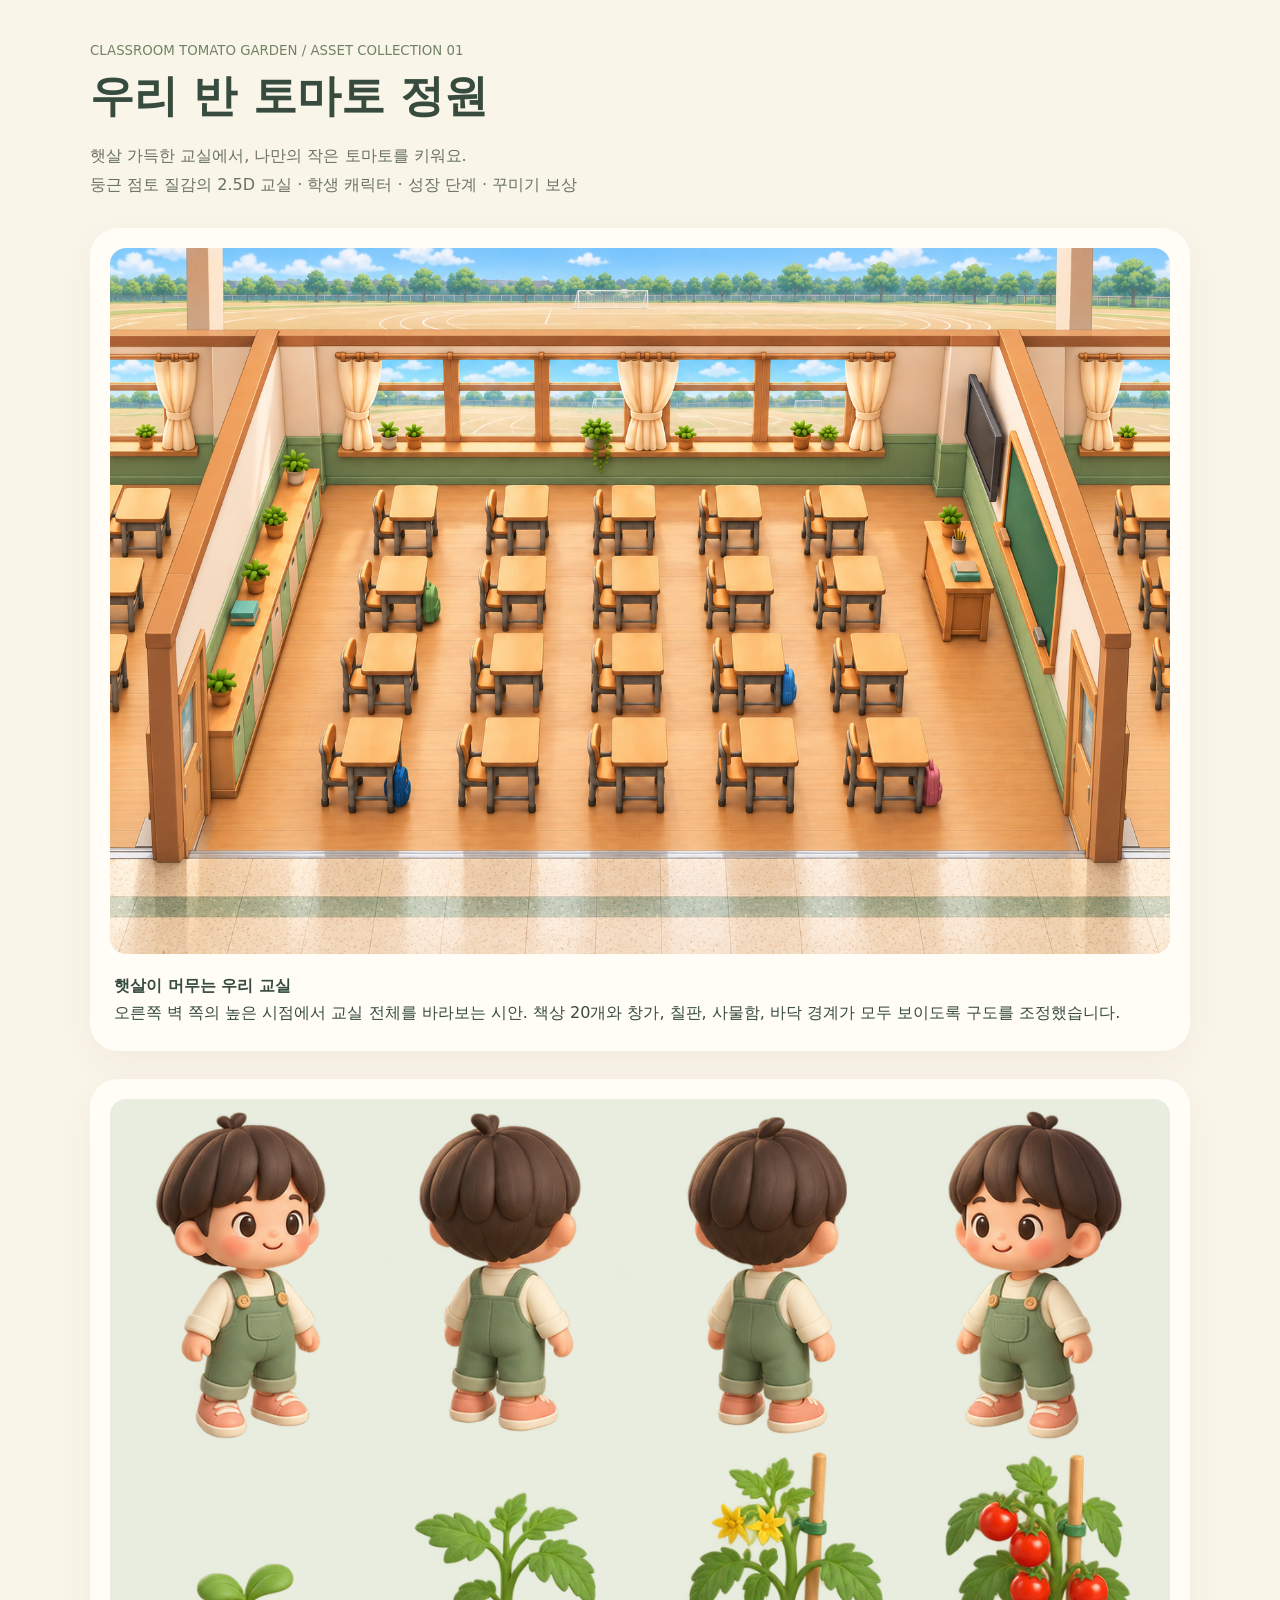
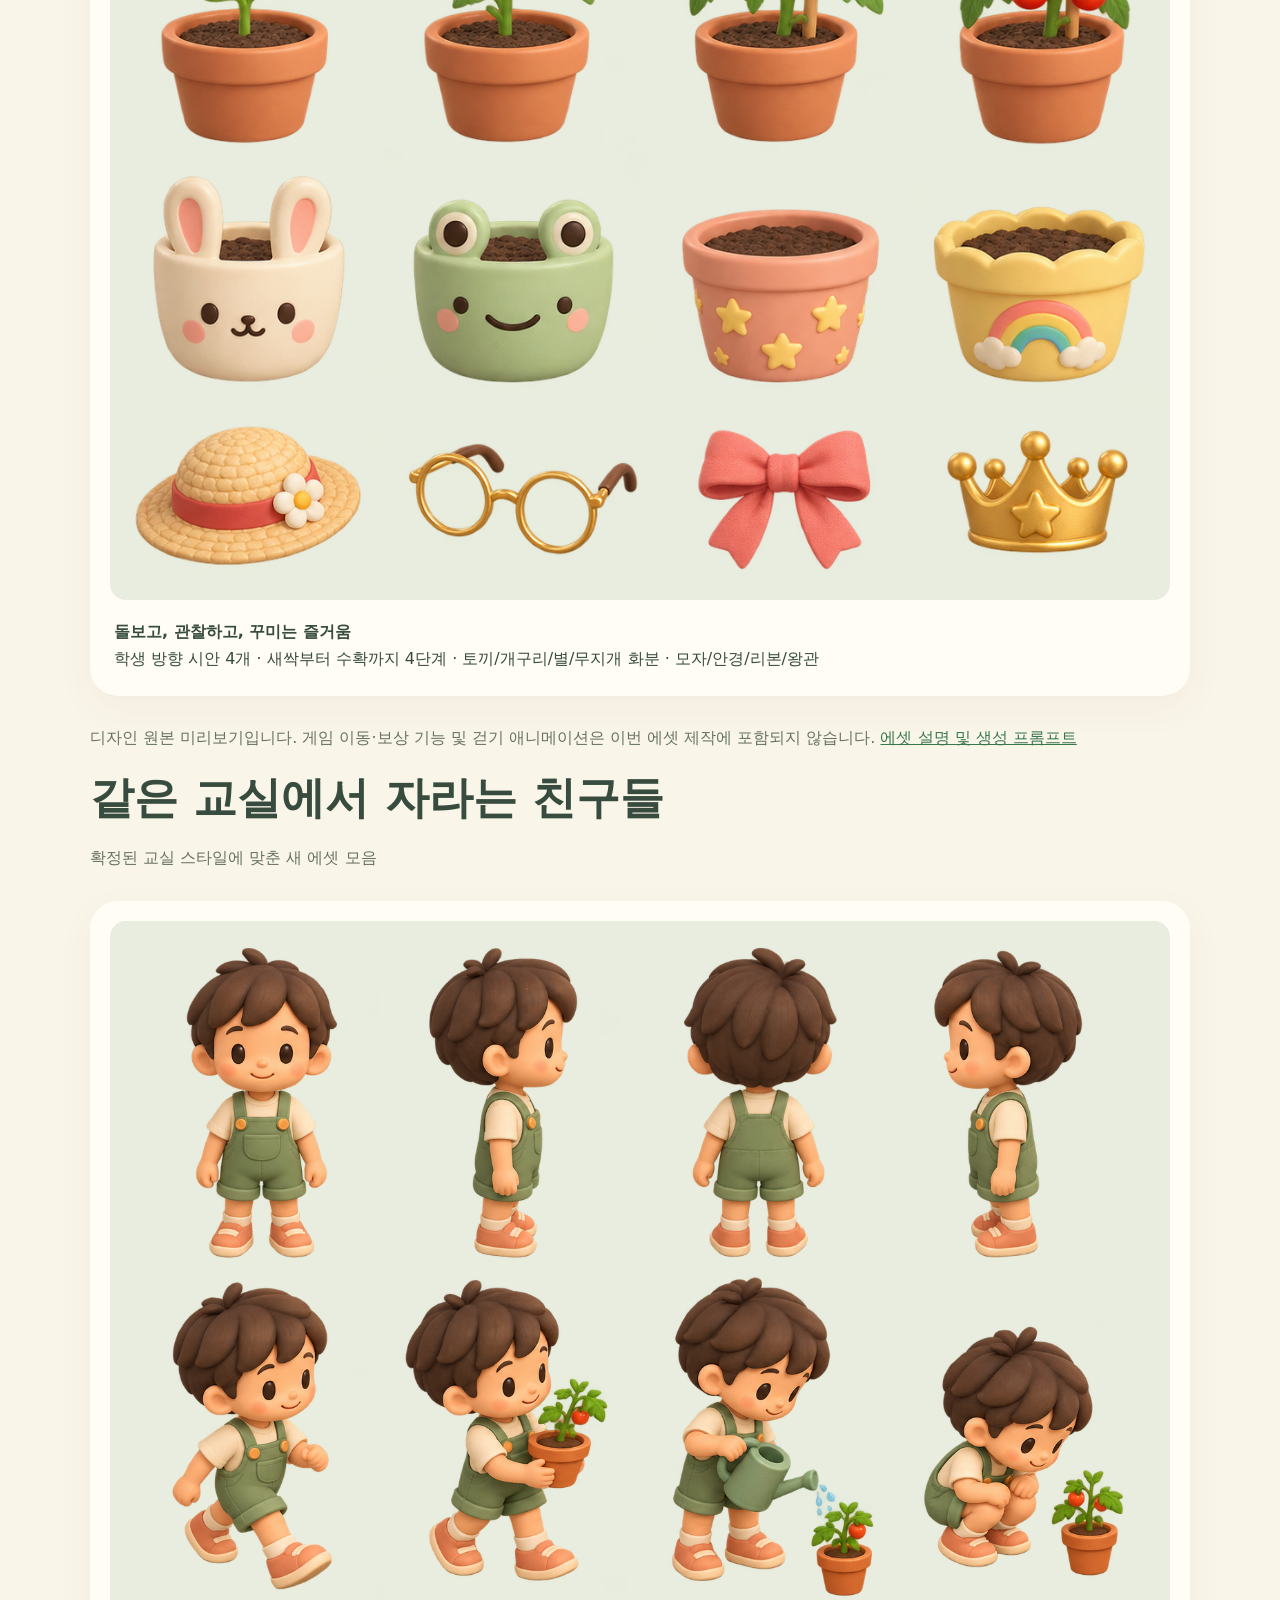
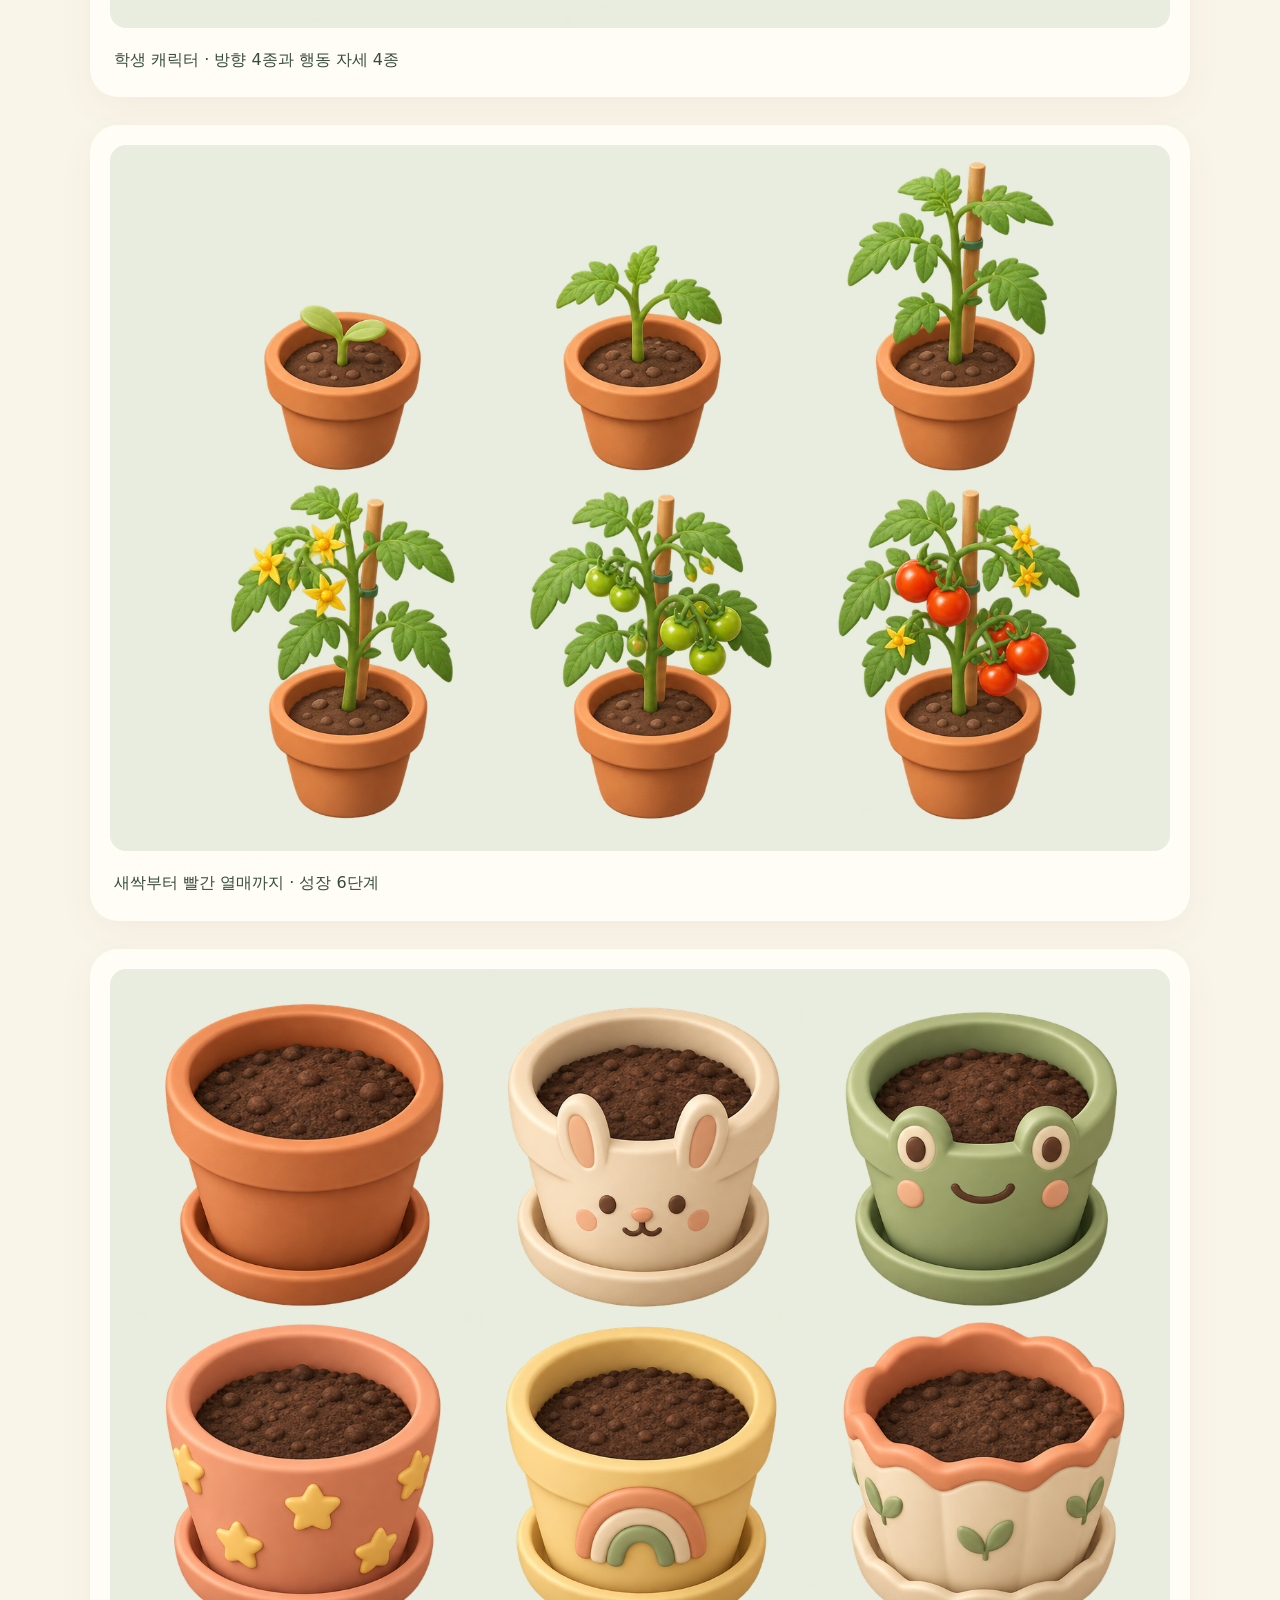
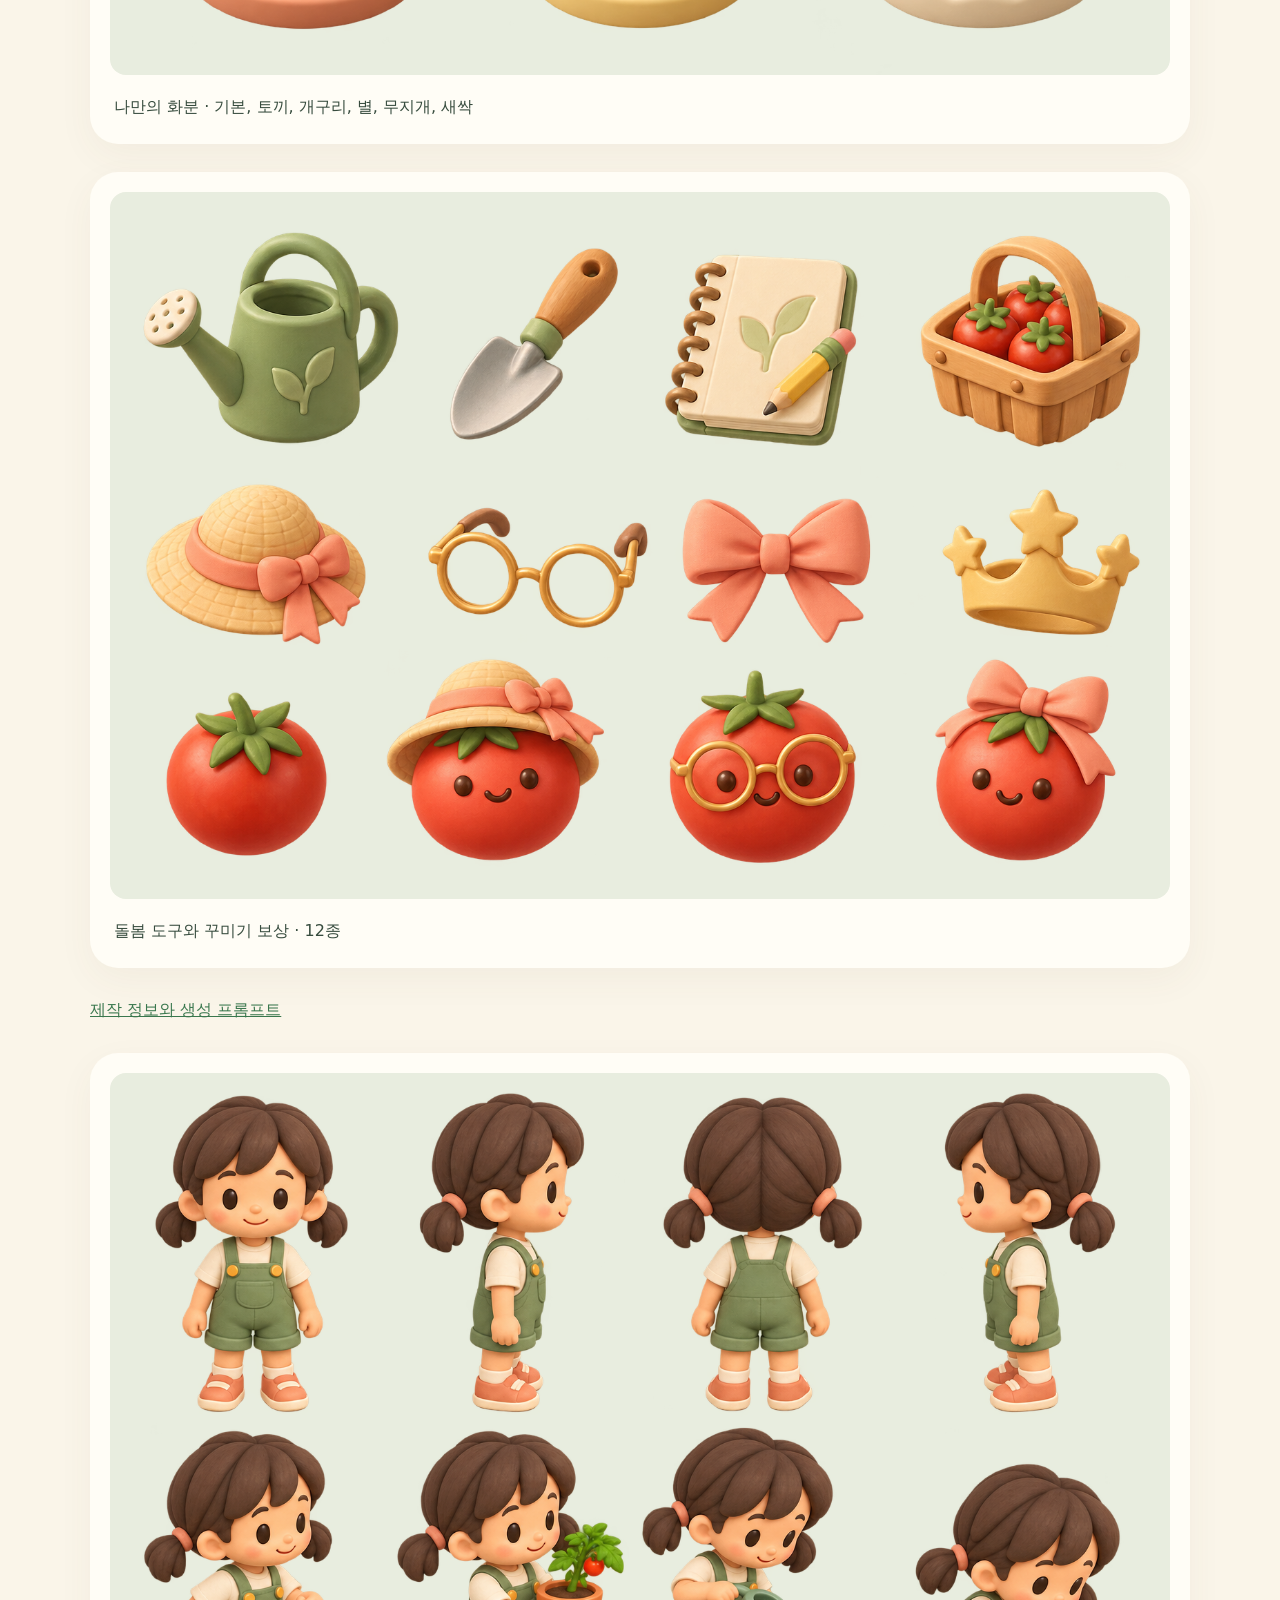
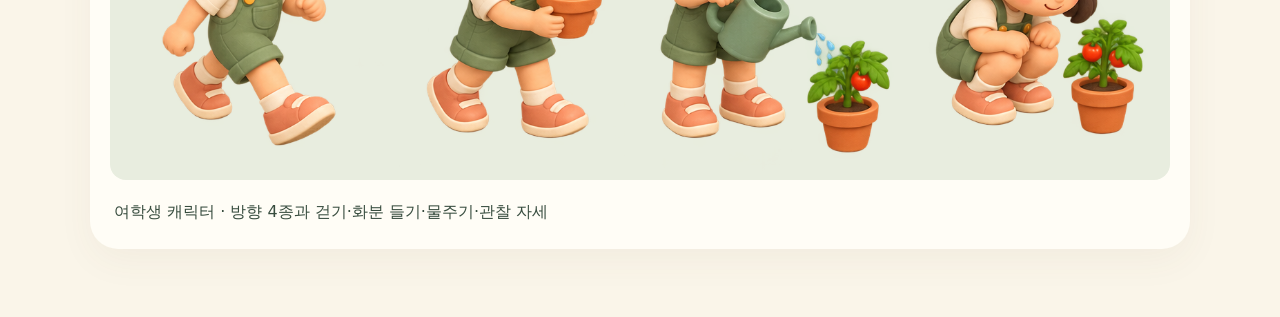
<file: assets/classroom-2-5d/preview.html>
<!doctype html>
<html lang="ko"><meta charset="utf-8"><meta name="viewport" content="width=device-width,initial-scale=1"><title>우리 반 토마토 정원 · 에셋 미리보기</title>
<style>body{margin:0;background:#faf5e9;color:#374c3e;font-family:system-ui,sans-serif}main{max-width:1100px;margin:auto;padding:40px 24px}h1{font-size:clamp(28px,5vw,44px);margin:8px 0}p{line-height:1.8;color:#687263}figure{margin:28px 0;background:#fffdf6;border-radius:28px;padding:20px;box-shadow:0 12px 36px #6557330d}img{display:block;width:100%;height:auto;border-radius:16px}.sheet{background:#e8eddf}figcaption{padding:18px 4px 4px;line-height:1.7}small{color:#718364}a{color:#39774d}</style>
<main><small>CLASSROOM TOMATO GARDEN / ASSET COLLECTION 01</small><h1>우리 반 토마토 정원</h1><p>햇살 가득한 교실에서, 나만의 작은 토마토를 키워요.<br>둥근 점토 질감의 2.5D 교실 · 학생 캐릭터 · 성장 단계 · 꾸미기 보상</p>
<figure><img src="classroom-connected-v6.png" alt="창가와 사물함, 넓은 바닥이 있는 따뜻한 2.5D 교실"><figcaption><strong>햇살이 머무는 우리 교실</strong><br>오른쪽 벽 쪽의 높은 시점에서 교실 전체를 바라보는 시안. 책상 20개와 창가, 칠판, 사물함, 바닥 경계가 모두 보이도록 구도를 조정했습니다.</figcaption></figure>
<figure><img class="sheet" src="characters-plants-rewards-v1.png" alt="학생 방향 4개, 토마토 성장 4단계, 꾸미기 화분 4개, 장식 4개"><figcaption><strong>돌보고, 관찰하고, 꾸미는 즐거움</strong><br>학생 방향 시안 4개 · 새싹부터 수확까지 4단계 · 토끼/개구리/별/무지개 화분 · 모자/안경/리본/왕관</figcaption></figure>
<p>디자인 원본 미리보기입니다. 게임 이동·보상 기능 및 걷기 애니메이션은 이번 에셋 제작에 포함되지 않습니다. <a href="README.md">에셋 설명 및 생성 프롬프트</a></p><section><h1>같은 교실에서 자라는 친구들</h1><p>확정된 교실 스타일에 맞춘 새 에셋 모음</p>
<figure><img class="sheet" src="student-poses-v2.png" alt="학생 방향 및 돌봄 자세 8종"><figcaption>학생 캐릭터 · 방향 4종과 행동 자세 4종</figcaption></figure>
<figure><img class="sheet" src="tomato-growth-v2.png" alt="토마토 성장 6단계"><figcaption>새싹부터 빨간 열매까지 · 성장 6단계</figcaption></figure>
<figure><img class="sheet" src="decorative-pots-v2.png" alt="꾸미기 화분 6종"><figcaption>나만의 화분 · 기본, 토끼, 개구리, 별, 무지개, 새싹</figcaption></figure>
<figure><img class="sheet" src="tools-and-accessories-v2.png" alt="돌봄 도구와 토마토 장식"><figcaption>돌봄 도구와 꾸미기 보상 · 12종</figcaption></figure>
<p><a href="asset-set-v2.md">제작 정보와 생성 프롬프트</a></p></section><figure><img class="sheet" src="student-girl-poses-v1.png" alt="양갈래 머리 여학생의 방향과 돌봄 자세 8종"><figcaption>여학생 캐릭터 · 방향 4종과 걷기·화분 들기·물주기·관찰 자세</figcaption></figure></main></html>
</file>
